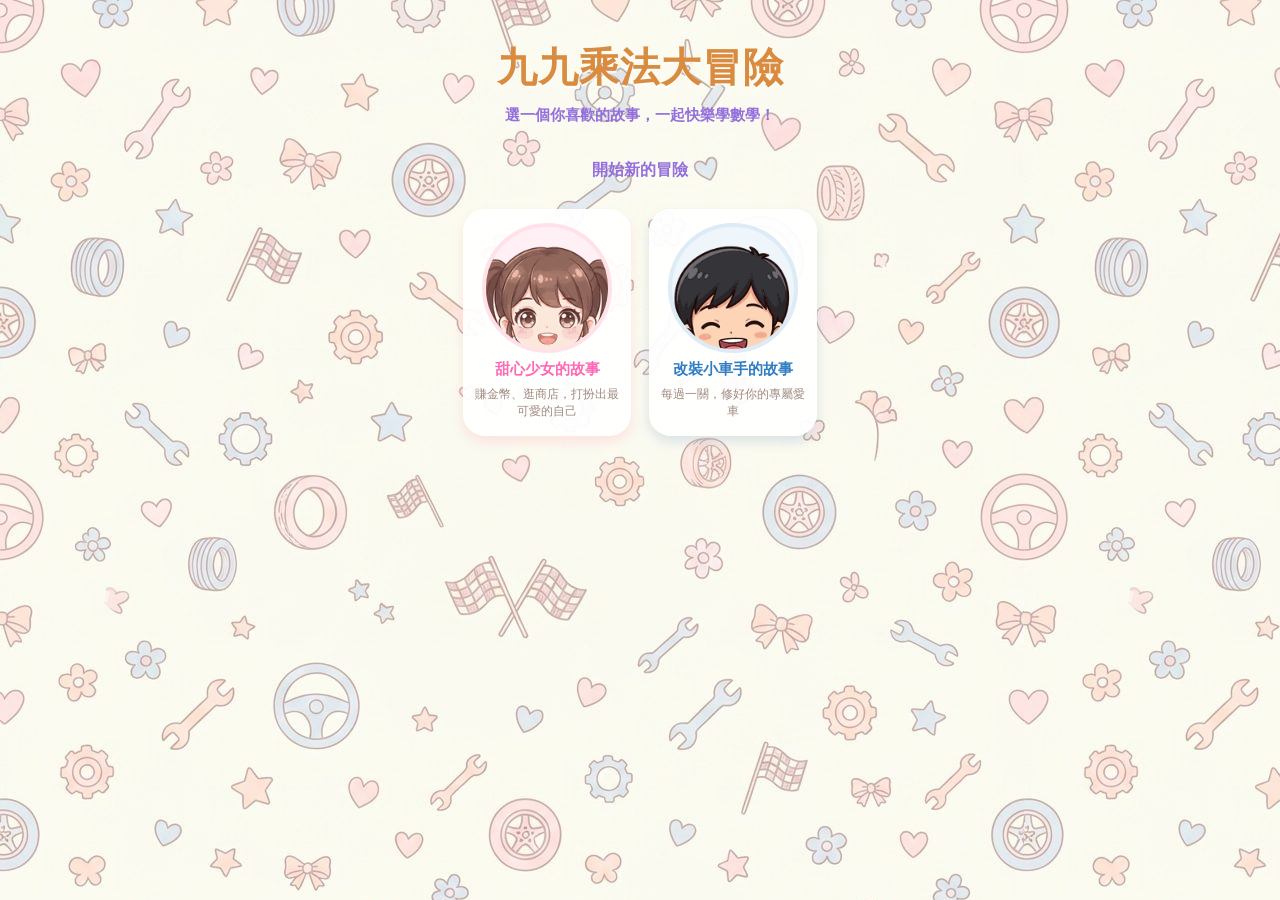
<file: index.html>
<!doctype html>
<html lang="zh-Hant">
<head>
<meta charset="utf-8">
<meta name="viewport" content="width=device-width, initial-scale=1">
<title>九九乘法大冒險</title>
<link rel="preconnect" href="https://fonts.googleapis.com">
<link rel="stylesheet" href="https://fonts.googleapis.com/css2?family=Quicksand:wght@500;600;700&display=swap">
<link rel="stylesheet" href="css/style.css">
</head>
<body>
<div class="app-frame">

  <!-- 選故事畫面 -->
  <section class="screen active" id="screen-landing">
    <div class="banner">
      <h1>九九乘法大冒險</h1>
      <p>選一個你喜歡的故事，一起快樂學數學！</p>
    </div>
    <div class="content">
      <div id="player-list" class="player-list" hidden>
        <div class="player-list-title">選擇既有玩家</div>
        <div id="player-list-items" class="player-list-items"></div>
      </div>
      <div class="map-title">開始新的冒險</div>
      <div class="avatars" id="story-picker">
        <button class="avatar-card" data-track="girl" type="button">
          <div class="avatar-head"></div>
          <div class="name">甜心少女的故事</div>
          <div class="desc">賺金幣、逛商店，打扮出最可愛的自己</div>
        </button>
        <button class="avatar-card" data-track="boy" type="button">
          <div class="avatar-head"></div>
          <div class="name">改裝小車手的故事</div>
          <div class="desc">每過一關，修好你的專屬愛車</div>
        </button>
      </div>
    </div>
  </section>

  <!-- 建立角色畫面 -->
  <section class="screen" id="screen-create">
    <div class="banner">
      <h1 id="create-title">甜心少女的九九乘法大冒險</h1>
      <p id="create-sub">和可愛的小白兔與小熊一起，快樂學數學！</p>
    </div>
    <div class="content">
      <div class="name-card">
        <label for="name-input" id="name-label">輸入你的可愛名字</label>
        <input id="name-input" type="text" maxlength="12" placeholder="例如：草莓小公主...">
      </div>
      <div class="avatars" id="avatar-picker">
        <button class="avatar-card" data-track="girl" data-avatar="girl" type="button">
          <div class="avatar-head"></div>
          <div class="name">甜美少女</div>
          <div class="desc">智慧聰穎，最會動腦想辦法</div>
        </button>
        <button class="avatar-card" data-track="girl" data-avatar="girl2" type="button">
          <div class="avatar-head"></div>
          <div class="name">元氣少女</div>
          <div class="desc">活潑開朗，答題速度像風一樣快</div>
        </button>
        <button class="avatar-card" data-track="girl" data-avatar="girl3" type="button">
          <div class="avatar-head"></div>
          <div class="name">夢幻少女</div>
          <div class="desc">心思細膩，總能算出最聰明的答案</div>
        </button>
        <button class="avatar-card" data-track="boy" data-avatar="boy" type="button" hidden>
          <div class="avatar-head"></div>
          <div class="name">熱血男孩</div>
          <div class="desc">充滿幹勁，最愛修車也最愛挑戰</div>
        </button>
        <button class="avatar-card" data-track="boy" data-avatar="boy2" type="button" hidden>
          <div class="avatar-head"></div>
          <div class="name">酷酷男孩</div>
          <div class="desc">冷靜沉著，做什麼都一步一步來</div>
        </button>
        <button class="avatar-card" data-track="boy" data-avatar="boy3" type="button" hidden>
          <div class="avatar-head"></div>
          <div class="name">陽光男孩</div>
          <div class="desc">活力十足，答題跟開車一樣衝勁十足</div>
        </button>
      </div>
      <div class="btn-row">
        <button class="btn btn-ghost" id="create-back-btn" type="button">← 返回</button>
        <button class="btn" id="start-btn">開始可愛冒險 →</button>
      </div>
      <p class="hint-text" id="create-hint"></p>
    </div>
  </section>

  <!-- 玩法說明畫面 -->
  <section class="screen" id="screen-howto">
    <div class="banner">
      <h1 id="howto-title">遊戲玩法</h1>
    </div>
    <div class="content">
      <div class="howto-steps" id="howto-steps"></div>
      <div class="cta-row">
        <button class="btn" id="howto-start-btn">開始遊戲 →</button>
      </div>
    </div>
  </section>

  <!-- 關卡地圖畫面 -->
  <section class="screen" id="screen-map">
    <div class="topbar">
      <div class="player-tag">玩家：<span id="map-player-name"></span> <button class="btn btn-small btn-ghost" id="switch-player-btn" type="button" style="margin-left:8px;">切換玩家</button></div>
      <div class="right-group">
        <div class="gold" id="map-gold"><svg width="16" height="16" viewBox="0 0 30 30"><path d="M15 27 C4 19 4 8 12 5 C14.5 4 15 7 15 9 C15 7 15.5 4 18 5 C26 8 26 19 15 27 Z" fill="#ff5c7a"/></svg><span id="map-coins">0</span></div>
        <button class="avatar-mini" id="map-shop-btn" title="前往商店"><div></div></button>
      </div>
    </div>
    <div class="map-title">選擇關卡</div>
    <div class="level-path" id="level-path"></div>
    <div class="map-actions btn-row">
      <button class="btn btn-secondary" id="goto-shop-btn">前往甜心商店 🛍</button>
      <button class="btn" id="map-ending-btn" type="button" hidden>查看結局 →</button>
    </div>
  </section>

  <!-- 作答畫面 -->
  <section class="screen" id="screen-quiz">
    <div class="topbar">
      <div class="level-name" id="quiz-level-name"></div>
      <div class="counter" id="quiz-counter"></div>
      <div class="right-group">
        <div class="gold" id="quiz-gold"><svg width="16" height="16" viewBox="0 0 30 30"><path d="M15 27 C4 19 4 8 12 5 C14.5 4 15 7 15 9 C15 7 15.5 4 18 5 C26 8 26 19 15 27 Z" fill="#ff5c7a"/></svg><span id="quiz-coins">0</span></div>
      </div>
    </div>
    <div class="dots" id="quiz-dots"></div>
    <div class="timer-wrap" id="quiz-timer" hidden>
      <svg width="76" height="76" viewBox="0 0 76 76">
        <circle cx="38" cy="38" r="32" fill="#ffffff" stroke="#ffe1ea" stroke-width="8"/>
        <circle id="timer-ring" cx="38" cy="38" r="32" fill="none" stroke="#ff9eb5" stroke-width="8" stroke-linecap="round" transform="rotate(-90 38 38)"/>
        <text id="timer-text" x="38" y="44" text-anchor="middle" font-family="Quicksand, sans-serif" font-weight="700" font-size="22" fill="#ff69b4">15</text>
      </svg>
    </div>
    <div class="timer-badge-wrap" id="quiz-untimed-badge" hidden>
      <div class="timer-badge">
        <svg width="18" height="12" viewBox="0 0 60 36"><ellipse cx="30" cy="24" rx="29" ry="11" fill="#eaf6ff"/><circle cx="16" cy="16" r="13" fill="#eaf6ff"/><circle cx="36" cy="10" r="15" fill="#eaf6ff"/><circle cx="50" cy="17" r="11" fill="#eaf6ff"/></svg>
        不限時，慢慢想
      </div>
    </div>
    <div class="qcard">
      <div class="qlabel" id="quiz-label">這個算式對不對呢？</div>
      <div class="equation" id="quiz-equation">7 × 8 = 54</div>
      <div class="input-pad" id="quiz-input-pad" hidden>
        <div class="input-display" id="quiz-input-display">請輸入</div>
        <div class="keypad" id="quiz-keypad"></div>
      </div>
    </div>
    <div class="choices" id="quiz-choices"></div>
  </section>

  <!-- 關卡結算畫面 -->
  <section class="screen" id="screen-result">
    <div class="result-card" id="result-card"></div>
  </section>

  <!-- 商店畫面 -->
  <section class="screen" id="screen-shop">
    <div class="topbar">
      <div class="level-name">甜心百寶商店</div>
      <div class="right-group">
        <div class="gold"><svg width="16" height="16" viewBox="0 0 30 30"><path d="M15 27 C4 19 4 8 12 5 C14.5 4 15 7 15 9 C15 7 15.5 4 18 5 C26 8 26 19 15 27 Z" fill="#ff5c7a"/></svg><span id="shop-coins">0</span></div>
        <button class="btn btn-small" id="shop-ending-btn" type="button" hidden>查看結局 →</button>
        <button class="btn btn-small btn-ghost" id="shop-back-btn">返回地圖</button>
      </div>
    </div>
    <div class="shop-body">
      <div class="shop-preview"><div class="avatar-stage-lg" id="shop-char-preview"></div></div>
      <div class="shop-categories" id="shop-categories"></div>
    </div>
  </section>

  <!-- 改裝車庫畫面（男孩線） -->
  <section class="screen" id="screen-garage">
    <div class="topbar">
      <div class="level-name">我的改裝車庫</div>
      <div class="right-group">
        <button class="btn btn-small" id="garage-ending-btn" type="button" hidden>查看結局 →</button>
        <button class="btn btn-small btn-ghost" id="garage-back-btn">返回地圖</button>
      </div>
    </div>
    <div class="shop-body">
      <div class="shop-preview"><div class="avatar-stage-lg" id="garage-car-preview"></div></div>
      <div class="shop-categories" id="garage-panels"></div>
    </div>
  </section>

  <!-- 結局畫面 -->
  <section class="screen" id="screen-ending">
    <div class="ending-content" id="ending-content"></div>
  </section>

</div>

<script src="js/questions.js"></script>
<script src="js/storage.js"></script>
<script src="js/shop.js"></script>
<script src="js/character.js"></script>
<!-- car.js 使用 character.js 定義的 ASSET_PATH / SHABBY_FILTER，必須排在它後面、game.js 前面 -->
<script src="js/car.js"></script>
<script src="js/game.js"></script>
</body>
</html>
</file>
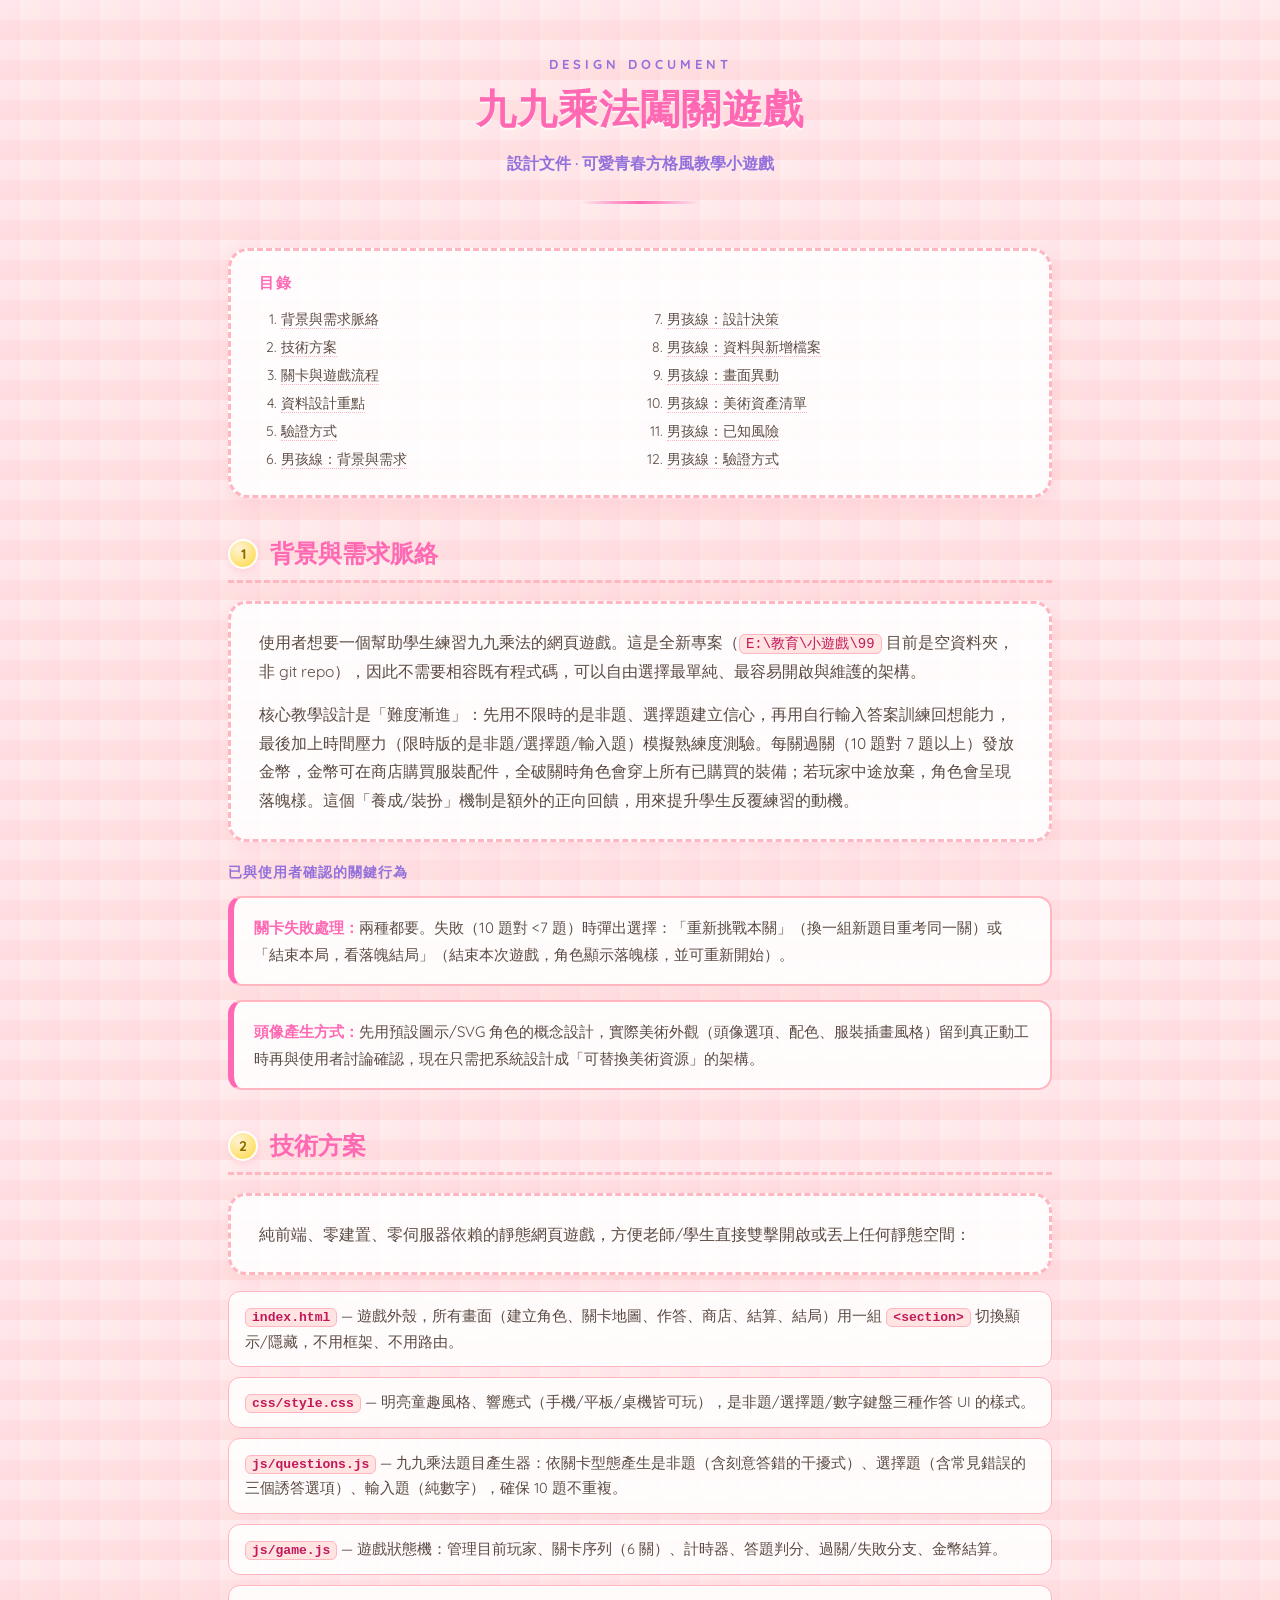
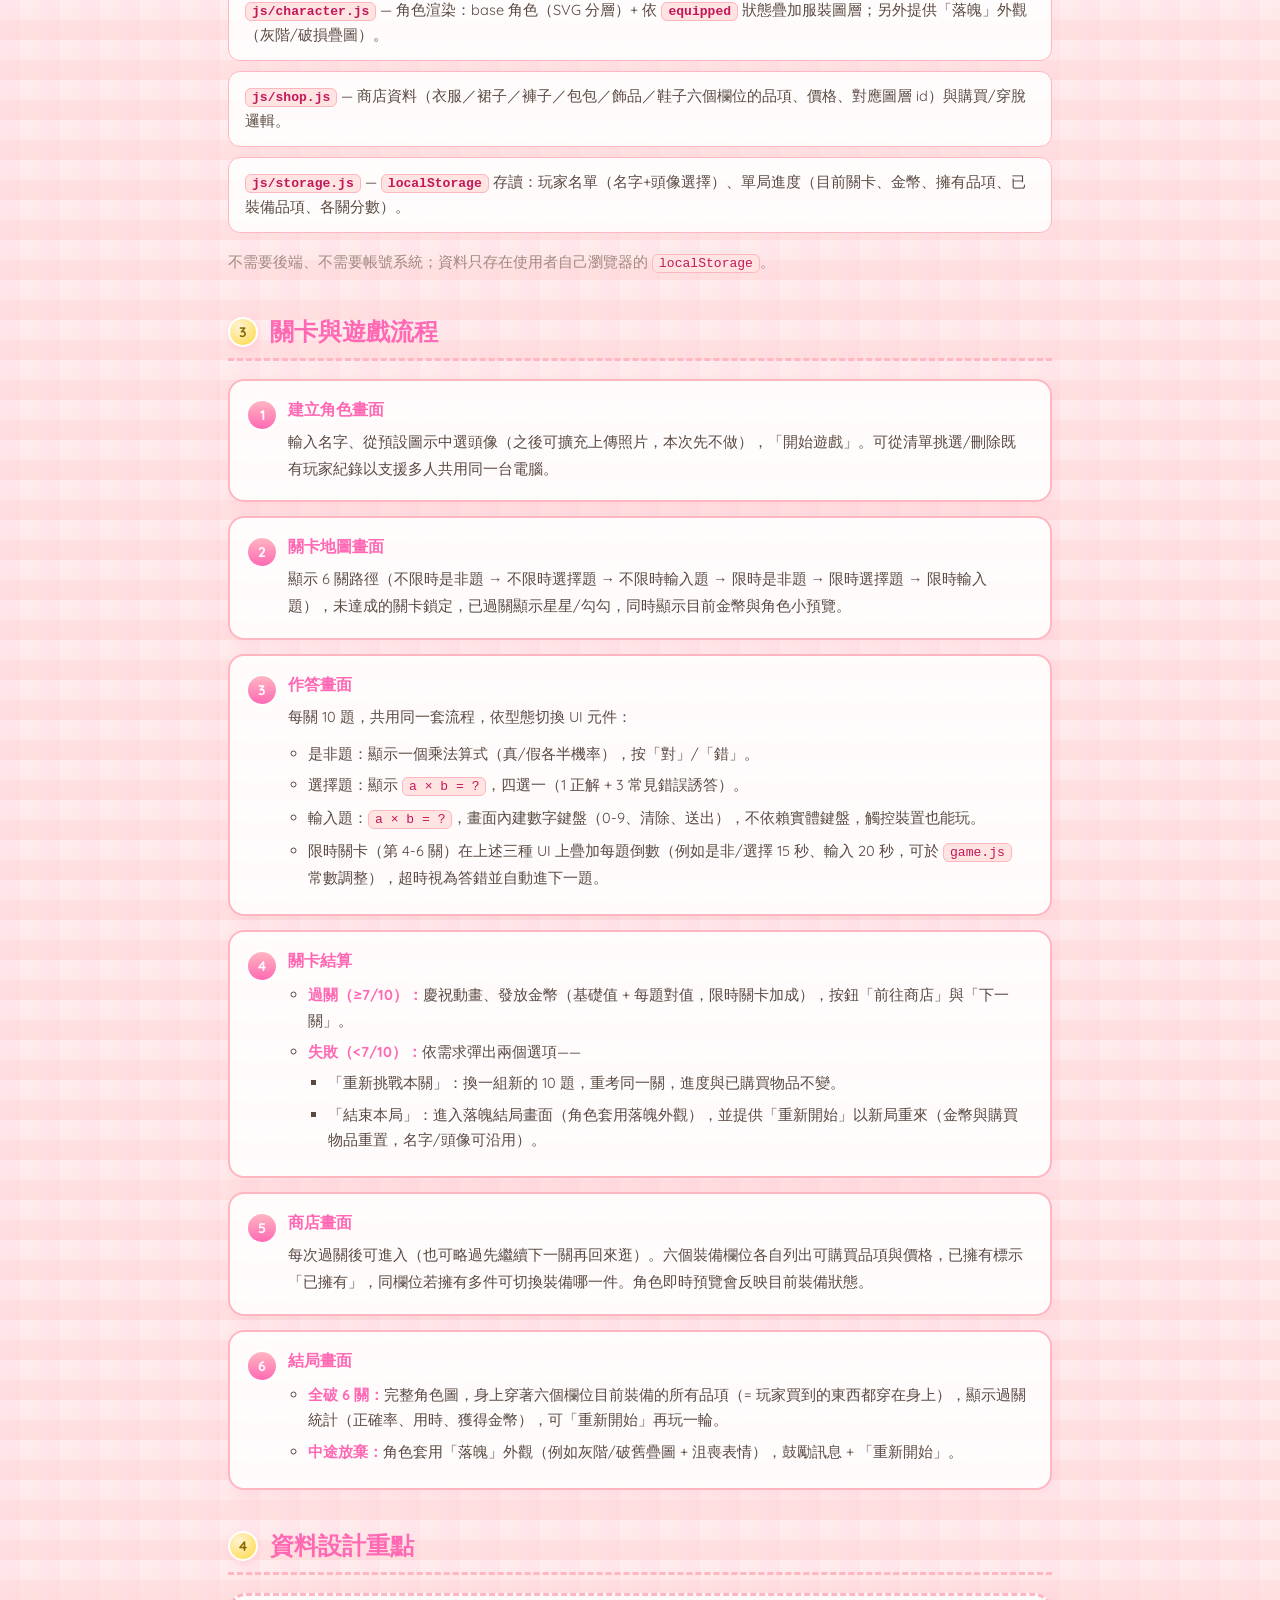
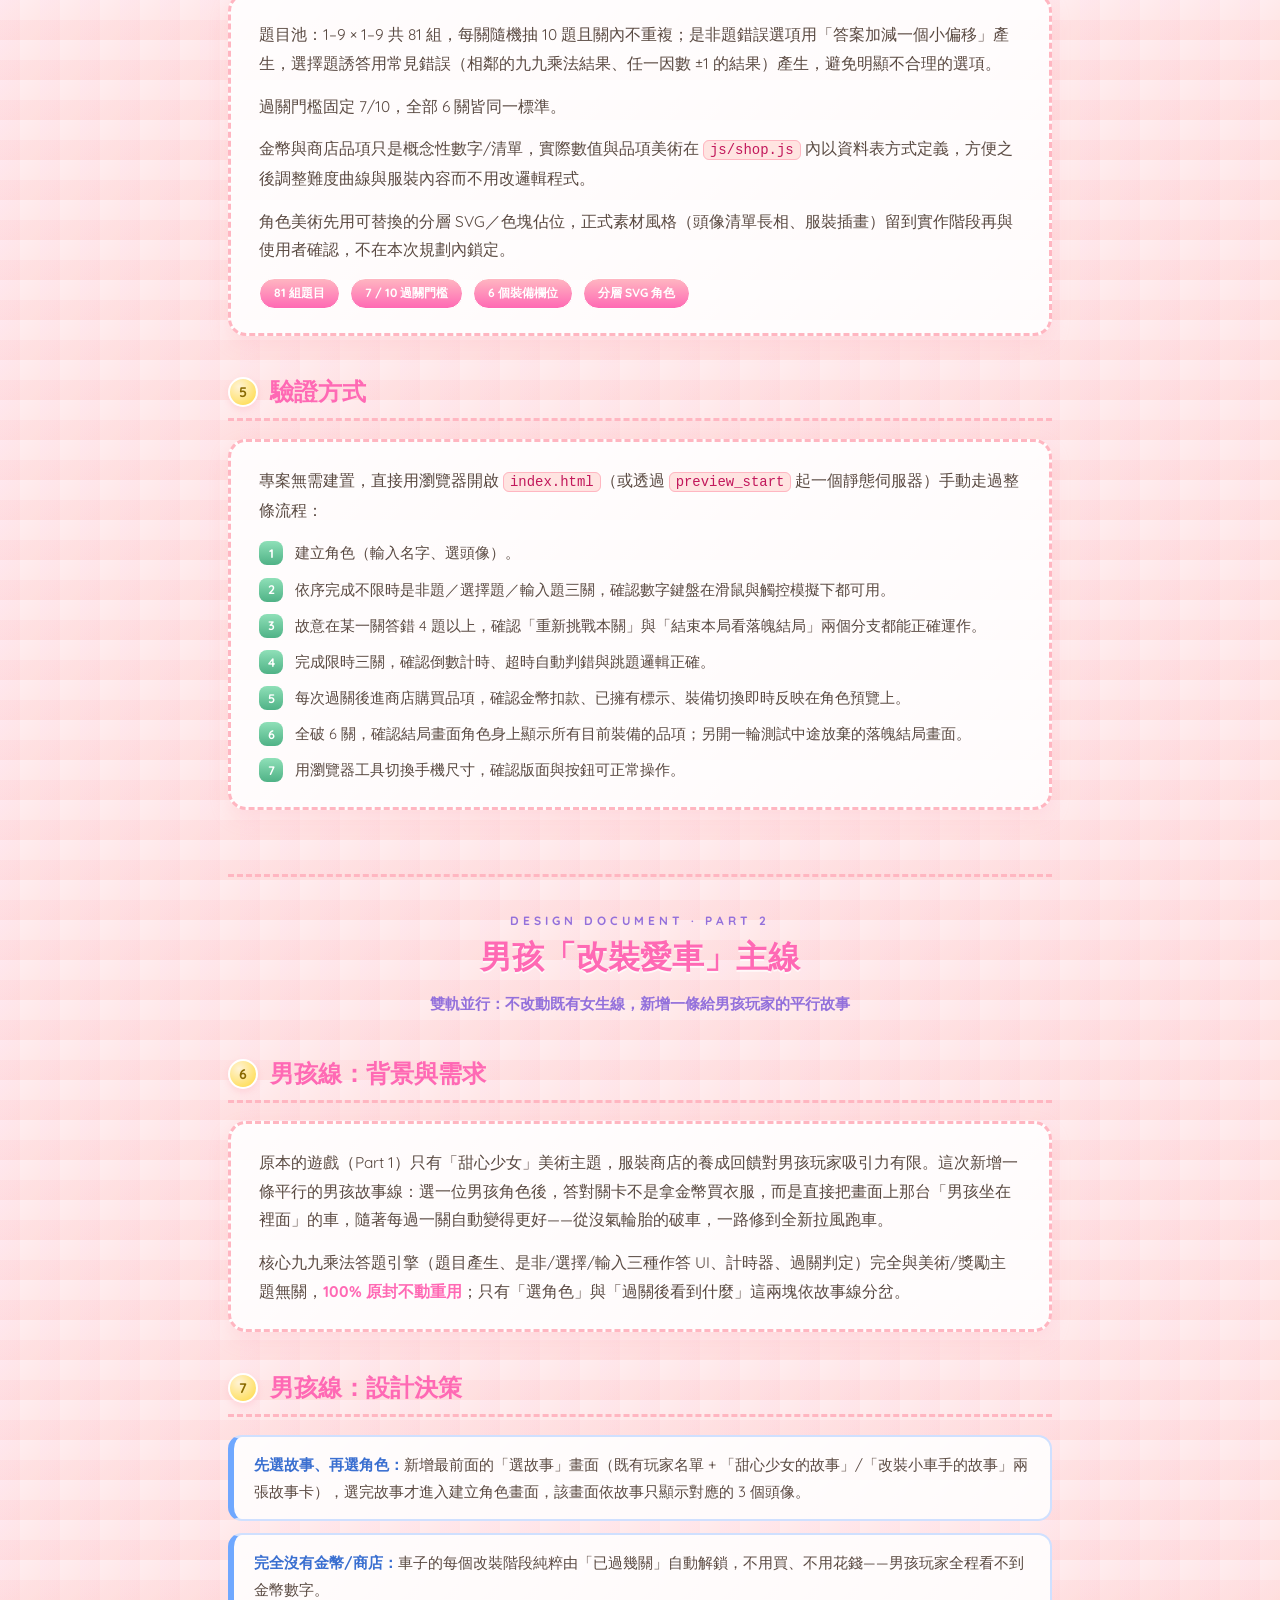
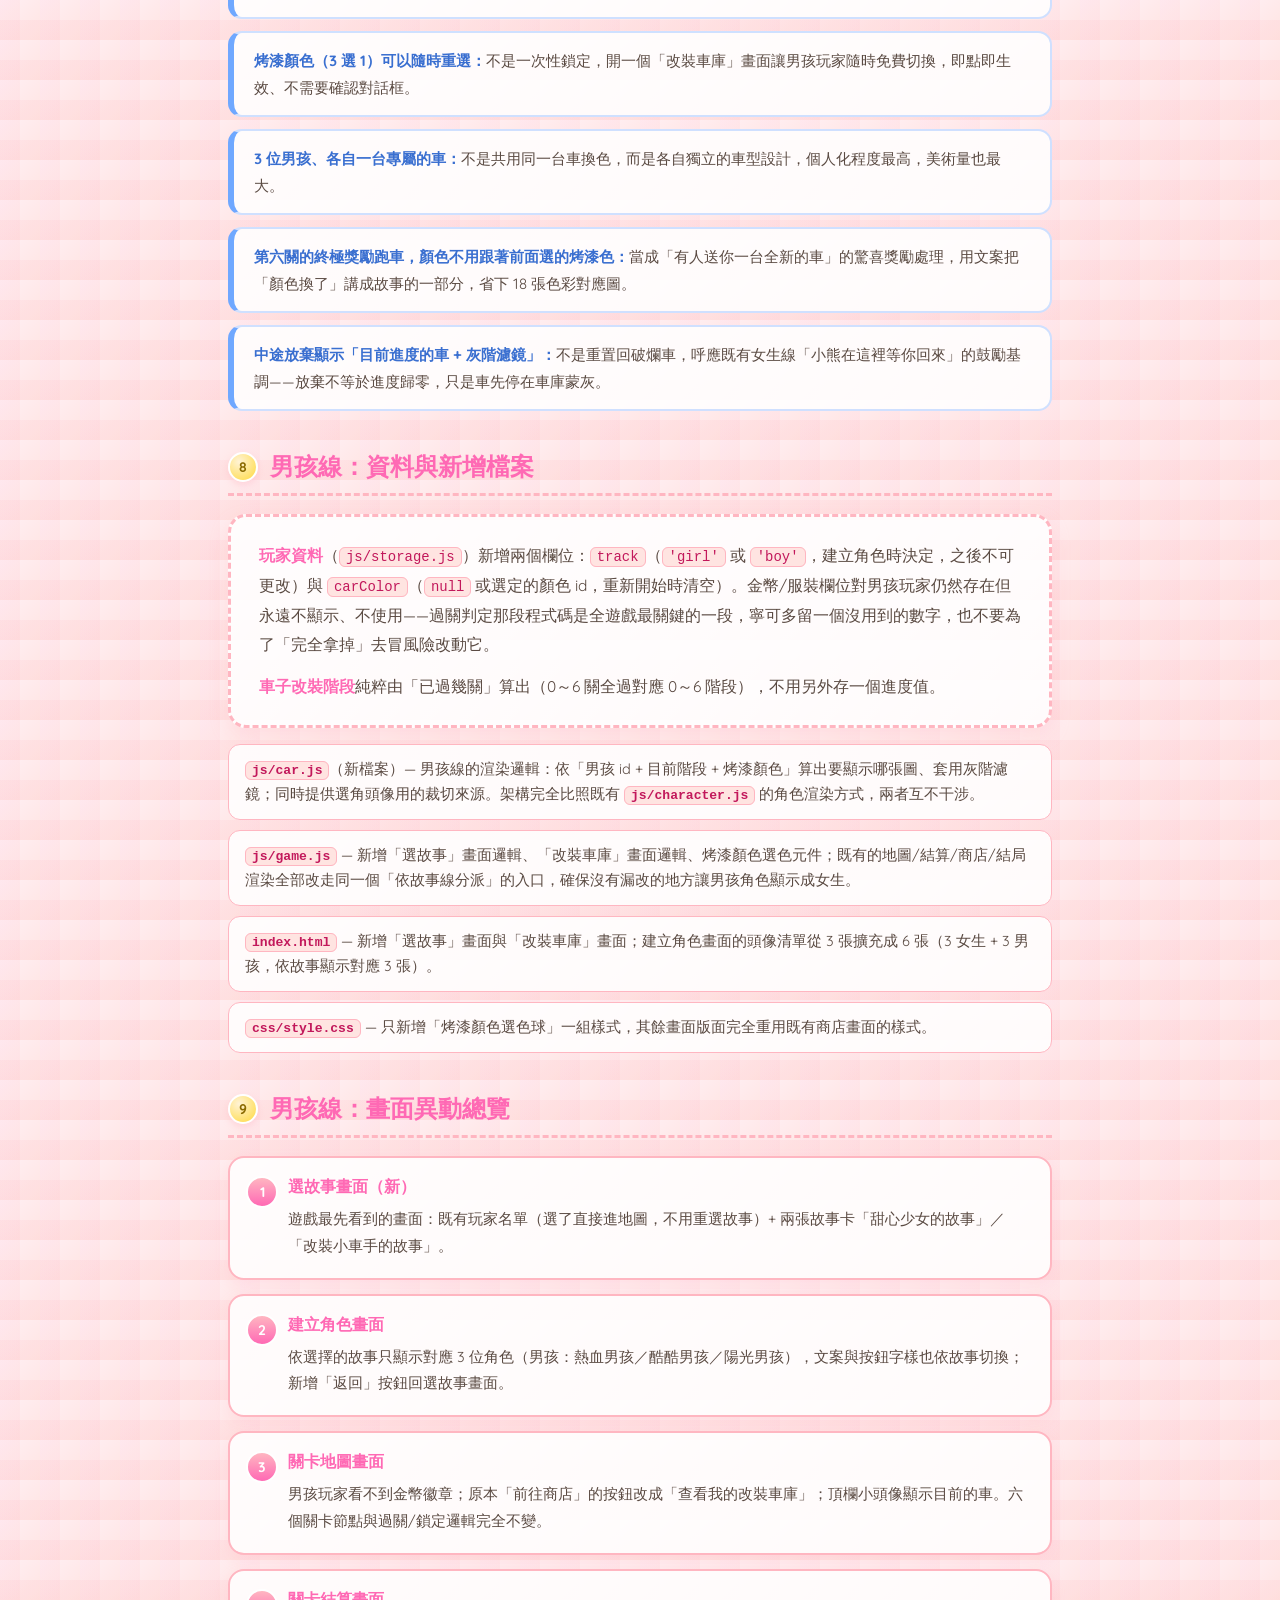
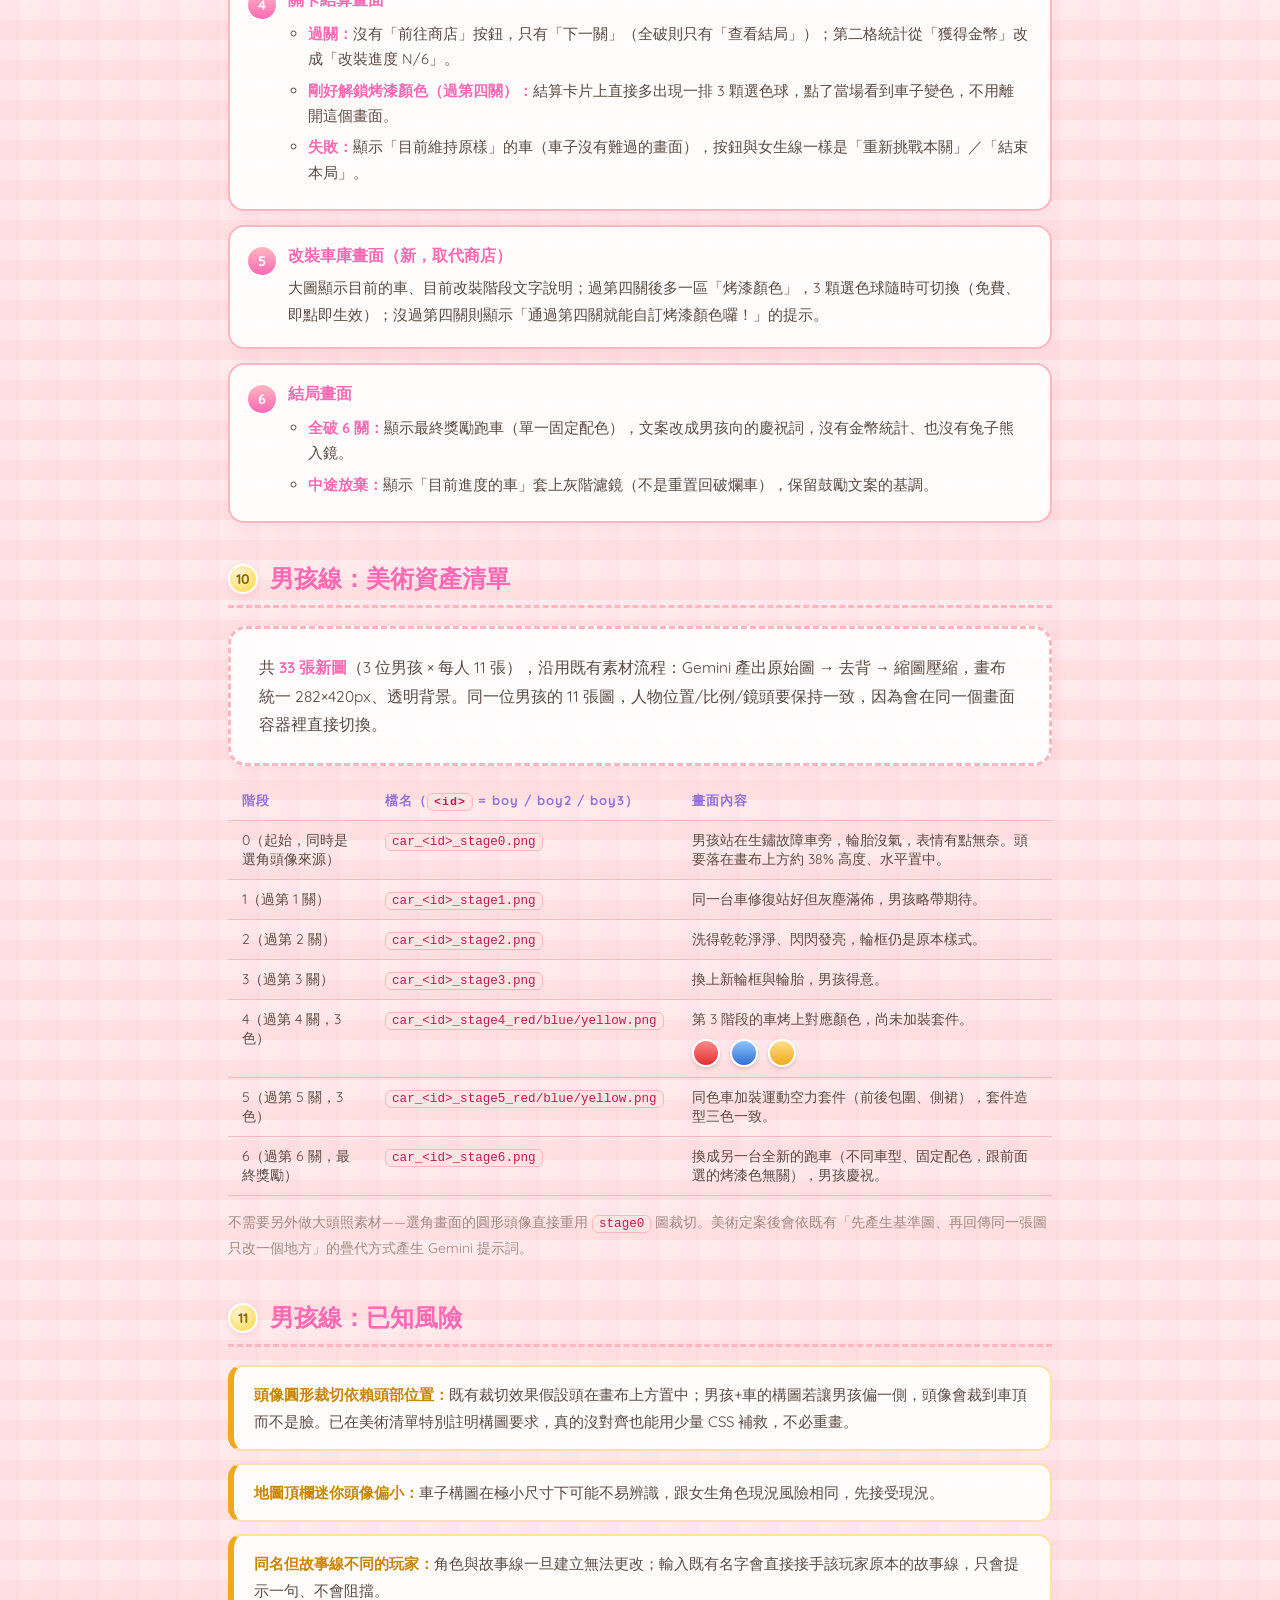
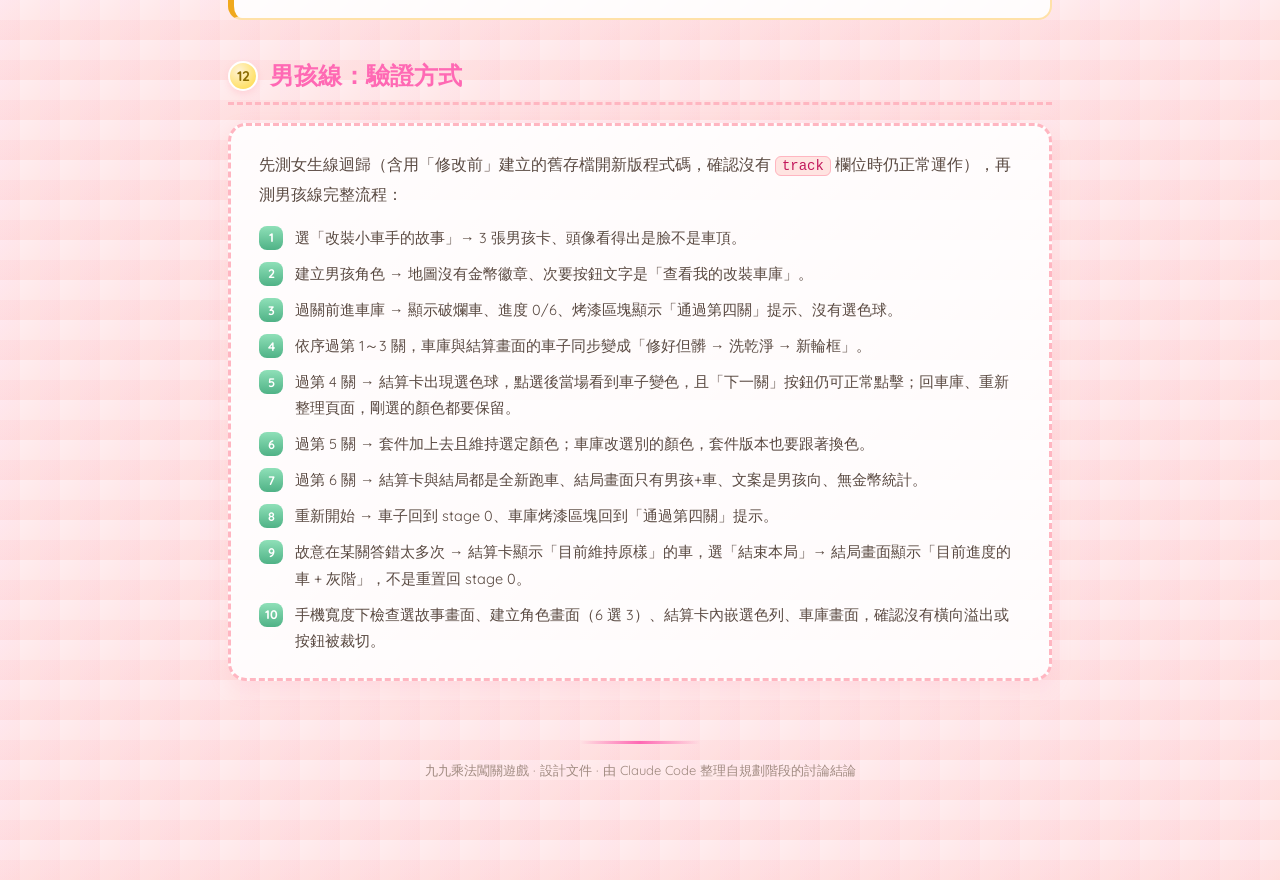
<file: doc/九九乘法闖關遊戲-設計文件.html>
<!doctype html>
<html lang="zh-Hant">
<head>
<meta charset="utf-8">
<meta name="viewport" content="width=device-width, initial-scale=1">
<title>九九乘法闖關遊戲 · 設計文件</title>
<link rel="stylesheet" href="https://fonts.googleapis.com/css2?family=Quicksand:wght@500;600;700&display=swap">
<style>
  :root{
    --pink-1:#fff0f5; --pink-2:#ffe4e1; --pink-3:#ffd7e2;
    --ink:#5a4a42; --ink-strong:#ff69b4; --accent:#ff69b4; --accent-light:#ffb6c1;
    --purple:#9370db; --muted:#a08a80;
    --card:rgba(255,255,255,0.88); --card-border:#ffb6c1;
  }
  *{box-sizing:border-box;}
  body{
    margin:0; font-family:'Quicksand', sans-serif; color:var(--ink);
    background:
      linear-gradient(90deg, rgba(255,182,193,0.14) 50%, transparent 50%),
      linear-gradient(0deg, rgba(255,182,193,0.14) 50%, transparent 50%),
      linear-gradient(135deg, var(--pink-1) 0%, var(--pink-2) 100%);
    background-size: 40px 40px;
    min-height:100vh;
  }
  .wrap{ max-width:880px; margin:0 auto; padding:56px 28px 100px; }
  header.hero{ text-align:center; margin-bottom:44px; }
  header.hero .kicker{ font-weight:700; letter-spacing:4px; font-size:13px; color:var(--purple); text-transform:uppercase; }
  header.hero h1{
    font-weight:700; font-size:40px; margin:10px 0 12px; color:var(--ink-strong);
    text-shadow:0 2px 0 rgba(255,255,255,0.7); letter-spacing:1px;
  }
  header.hero p{ color:var(--purple); font-size:16px; margin:0; font-weight:600; }
  header.hero .rule{ width:120px; height:3px; margin:22px auto 0; background:linear-gradient(90deg, transparent, var(--accent), transparent); }

  nav.toc{
    background:var(--card); border:3px dashed var(--card-border); border-radius:20px;
    padding:22px 28px; margin-bottom:40px; box-shadow:0 8px 18px rgba(255,182,193,0.3);
  }
  nav.toc h2{ font-size:15px; font-weight:700; letter-spacing:2px; color:var(--accent); margin:0 0 12px; }
  nav.toc ol{ margin:0; padding-left:22px; columns:2; column-gap:32px; font-size:14px; line-height:2; }
  nav.toc a{ color:var(--ink); text-decoration:none; border-bottom:1px dotted var(--accent-light); }
  nav.toc a:hover{ color:var(--accent); }

  section{ margin-bottom:40px; }
  section h2{
    font-weight:700; font-size:24px; color:var(--ink-strong);
    display:flex; align-items:center; gap:12px; margin:0 0 18px; padding-bottom:10px;
    border-bottom:3px dashed var(--card-border);
  }
  section h2 .num{
    font-size:14px; font-weight:700; width:30px; height:30px; border-radius:50%; flex:none;
    display:flex; align-items:center; justify-content:center;
    background:radial-gradient(circle at 35% 30%, #fff3d6, #ffd93d);
    color:#8a6a00; border:2px solid #ffffff; box-shadow:0 3px 6px rgba(255,182,193,0.4);
  }
  .card{
    background:var(--card); border:3px dashed var(--card-border); border-radius:18px;
    padding:24px 28px; box-shadow:0 8px 18px rgba(255,182,193,0.25);
  }
  .card + .card{ margin-top:16px; }
  p{ line-height:1.85; font-size:15.5px; margin:0 0 14px; }
  p:last-child{ margin-bottom:0; }
  strong{ color:var(--ink-strong); }
  code{
    font-family:'SFMono-Regular', Consolas, monospace; background:#ffe4e1; border:1px solid var(--card-border);
    border-radius:6px; padding:1px 6px; font-size:0.9em; color:#c2185b;
  }

  .confirm-list{ list-style:none; margin:0; padding:0; display:flex; flex-direction:column; gap:14px; }
  .confirm-list li{
    background:var(--card); border:2px solid var(--card-border); border-left:6px solid var(--accent);
    border-radius:14px; padding:16px 20px; line-height:1.8; font-size:15px;
  }

  .file-list{ list-style:none; margin:0; padding:0; display:flex; flex-direction:column; gap:10px; }
  .file-list li{
    background:var(--card); border:1px solid var(--card-border); border-radius:12px;
    padding:12px 16px; font-size:14.5px; line-height:1.7;
  }
  .file-list code{ font-weight:700; }

  ol.flow{ counter-reset:flow; list-style:none; margin:0; padding:0; display:flex; flex-direction:column; gap:14px; }
  ol.flow > li{
    counter-increment:flow; position:relative; background:var(--card); border:2px solid var(--card-border);
    border-radius:16px; padding:18px 22px 18px 58px; box-shadow:0 6px 14px rgba(255,182,193,0.2);
  }
  ol.flow > li::before{
    content:counter(flow); position:absolute; left:16px; top:18px; width:28px; height:28px; border-radius:50%;
    background:linear-gradient(180deg,#ffb6c1,#ff69b4); color:#ffffff; border:2px solid #ffffff;
    font-weight:700; font-size:14px; display:flex; align-items:center; justify-content:center;
  }
  ol.flow > li > b{ font-size:16px; color:var(--ink-strong); }
  ol.flow ul{ margin:10px 0 0; padding-left:20px; }
  ol.flow ul li{ margin-bottom:6px; line-height:1.75; font-size:14.5px; }
  ol.flow ul li ul{ margin-top:6px; }

  ol.steps{ margin:0; padding-left:0; list-style:none; counter-reset:step; display:flex; flex-direction:column; gap:10px; }
  ol.steps li{
    counter-increment:step; position:relative; padding-left:36px; font-size:14.5px; line-height:1.8;
  }
  ol.steps li::before{
    content:counter(step); position:absolute; left:0; top:1px; width:24px; height:24px; border-radius:8px;
    background:linear-gradient(180deg,#8fe0b8,#4fb286); color:#ffffff; font-weight:700; font-size:12.5px;
    display:flex; align-items:center; justify-content:center;
  }

  .tag-row{ display:flex; flex-wrap:wrap; gap:10px; margin-top:14px; }
  .tag{
    font-size:12px; font-weight:700; padding:6px 14px; border-radius:20px;
    background:linear-gradient(180deg,#ffb6c1,#ff69b4); color:#ffffff; border:1.5px solid #ffffff;
  }

  footer{ text-align:center; margin-top:60px; color:var(--muted); font-size:13px; }
  footer .rule{ width:120px; height:3px; margin:0 auto 18px; background:linear-gradient(90deg, transparent, var(--accent), transparent); }

  .part-banner{
    text-align:center; margin:64px 0 40px; padding-top:36px; border-top:3px dashed var(--card-border);
  }
  .part-banner .kicker{ font-weight:700; letter-spacing:4px; font-size:12px; color:var(--purple); text-transform:uppercase; }
  .part-banner h1{
    font-weight:700; font-size:32px; margin:8px 0 10px; color:var(--ink-strong);
    text-shadow:0 2px 0 rgba(255,255,255,0.7);
  }
  .part-banner p{ color:var(--purple); font-size:15px; margin:0; font-weight:600; }

  .decision-list{ list-style:none; margin:0; padding:0; display:flex; flex-direction:column; gap:12px; }
  .decision-list li{
    background:var(--card); border:2px solid #cfe0ff; border-left:6px solid #6fa8ff;
    border-radius:14px; padding:14px 20px; line-height:1.8; font-size:15px;
  }
  .decision-list li b{ color:#3a6fd0; }

  .risk-list{ list-style:none; margin:0; padding:0; display:flex; flex-direction:column; gap:12px; }
  .risk-list li{
    background:var(--card); border:2px solid #ffe1a8; border-left:6px solid #f0a91c;
    border-radius:14px; padding:14px 20px; line-height:1.8; font-size:15px;
  }
  .risk-list li b{ color:#c98600; }

  table.asset-table{ width:100%; border-collapse:collapse; margin-top:16px; font-size:14px; }
  table.asset-table th, table.asset-table td{
    text-align:left; padding:10px 14px; border-bottom:1px solid var(--card-border); vertical-align:top;
  }
  table.asset-table th{ color:var(--purple); font-size:13px; letter-spacing:1px; }
  table.asset-table td code{ white-space:nowrap; }
  .table-scroll{ overflow-x:auto; }

  .swatch-row{ display:flex; gap:10px; margin-top:10px; }
  .swatch{ width:28px; height:28px; border-radius:50%; border:2px solid #fff; box-shadow:0 2px 4px rgba(0,0,0,0.15); }

  @media (max-width:640px){
    .wrap{ padding:36px 16px 70px; }
    header.hero h1{ font-size:28px; }
    nav.toc ol{ columns:1; }
    section h2{ font-size:20px; }
    ol.flow > li{ padding:16px 16px 16px 52px; }
  }
</style>
</head>
<body>
<div class="wrap">

  <header class="hero">
    <div class="kicker">Design Document</div>
    <h1>九九乘法闖關遊戲</h1>
    <p>設計文件 · 可愛青春方格風教學小遊戲</p>
    <div class="rule"></div>
  </header>

  <nav class="toc">
    <h2>目錄</h2>
    <ol>
      <li><a href="#context">背景與需求脈絡</a></li>
      <li><a href="#tech">技術方案</a></li>
      <li><a href="#flow">關卡與遊戲流程</a></li>
      <li><a href="#data">資料設計重點</a></li>
      <li><a href="#verify">驗證方式</a></li>
      <li><a href="#boy-context">男孩線：背景與需求</a></li>
      <li><a href="#boy-decisions">男孩線：設計決策</a></li>
      <li><a href="#boy-data">男孩線：資料與新增檔案</a></li>
      <li><a href="#boy-screens">男孩線：畫面異動</a></li>
      <li><a href="#boy-assets">男孩線：美術資產清單</a></li>
      <li><a href="#boy-risks">男孩線：已知風險</a></li>
      <li><a href="#boy-verify">男孩線：驗證方式</a></li>
    </ol>
  </nav>

  <section id="context">
    <h2><span class="num">1</span>背景與需求脈絡</h2>
    <div class="card">
      <p>使用者想要一個幫助學生練習九九乘法的網頁遊戲。這是全新專案（<code>E:\教育\小遊戲\99</code> 目前是空資料夾，非 git repo），因此不需要相容既有程式碼，可以自由選擇最單純、最容易開啟與維護的架構。</p>
      <p>核心教學設計是「難度漸進」：先用不限時的是非題、選擇題建立信心，再用自行輸入答案訓練回想能力，最後加上時間壓力（限時版的是非題/選擇題/輸入題）模擬熟練度測驗。每關過關（10 題對 7 題以上）發放金幣，金幣可在商店購買服裝配件，全破關時角色會穿上所有已購買的裝備；若玩家中途放棄，角色會呈現落魄樣。這個「養成/裝扮」機制是額外的正向回饋，用來提升學生反覆練習的動機。</p>
    </div>
    <p style="margin:18px 0 10px; font-weight:700; font-size:14px; color:var(--purple); letter-spacing:1px;">已與使用者確認的關鍵行為</p>
    <ul class="confirm-list">
      <li><strong>關卡失敗處理：</strong>兩種都要。失敗（10 題對 &lt;7 題）時彈出選擇：「重新挑戰本關」（換一組新題目重考同一關）或「結束本局，看落魄結局」（結束本次遊戲，角色顯示落魄樣，並可重新開始）。</li>
      <li><strong>頭像產生方式：</strong>先用預設圖示/SVG 角色的概念設計，實際美術外觀（頭像選項、配色、服裝插畫風格）留到真正動工時再與使用者討論確認，現在只需把系統設計成「可替換美術資源」的架構。</li>
    </ul>
  </section>

  <section id="tech">
    <h2><span class="num">2</span>技術方案</h2>
    <div class="card">
      <p>純前端、零建置、零伺服器依賴的靜態網頁遊戲，方便老師/學生直接雙擊開啟或丟上任何靜態空間：</p>
    </div>
    <ul class="file-list" style="margin-top:16px;">
      <li><code>index.html</code> — 遊戲外殼，所有畫面（建立角色、關卡地圖、作答、商店、結算、結局）用一組 <code>&lt;section&gt;</code> 切換顯示/隱藏，不用框架、不用路由。</li>
      <li><code>css/style.css</code> — 明亮童趣風格、響應式（手機/平板/桌機皆可玩），是非題/選擇題/數字鍵盤三種作答 UI 的樣式。</li>
      <li><code>js/questions.js</code> — 九九乘法題目產生器：依關卡型態產生是非題（含刻意答錯的干擾式）、選擇題（含常見錯誤的三個誘答選項）、輸入題（純數字），確保 10 題不重複。</li>
      <li><code>js/game.js</code> — 遊戲狀態機：管理目前玩家、關卡序列（6 關）、計時器、答題判分、過關/失敗分支、金幣結算。</li>
      <li><code>js/character.js</code> — 角色渲染：base 角色（SVG 分層）+ 依 <code>equipped</code> 狀態疊加服裝圖層；另外提供「落魄」外觀（灰階/破損疊圖）。</li>
      <li><code>js/shop.js</code> — 商店資料（衣服／裙子／褲子／包包／飾品／鞋子六個欄位的品項、價格、對應圖層 id）與購買/穿脫邏輯。</li>
      <li><code>js/storage.js</code> — <code>localStorage</code> 存讀：玩家名單（名字+頭像選擇）、單局進度（目前關卡、金幣、擁有品項、已裝備品項、各關分數）。</li>
    </ul>
    <p style="margin-top:16px; color:var(--muted); font-size:14.5px;">不需要後端、不需要帳號系統；資料只存在使用者自己瀏覽器的 <code>localStorage</code>。</p>
  </section>

  <section id="flow">
    <h2><span class="num">3</span>關卡與遊戲流程</h2>
    <ol class="flow">
      <li><b>建立角色畫面</b>
        <p style="margin:8px 0 0; font-size:14.5px;">輸入名字、從預設圖示中選頭像（之後可擴充上傳照片，本次先不做），「開始遊戲」。可從清單挑選/刪除既有玩家紀錄以支援多人共用同一台電腦。</p>
      </li>
      <li><b>關卡地圖畫面</b>
        <p style="margin:8px 0 0; font-size:14.5px;">顯示 6 關路徑（不限時是非題 → 不限時選擇題 → 不限時輸入題 → 限時是非題 → 限時選擇題 → 限時輸入題），未達成的關卡鎖定，已過關顯示星星/勾勾，同時顯示目前金幣與角色小預覽。</p>
      </li>
      <li><b>作答畫面</b>
        <p style="margin:8px 0 0; font-size:14.5px;">每關 10 題，共用同一套流程，依型態切換 UI 元件：</p>
        <ul>
          <li>是非題：顯示一個乘法算式（真/假各半機率），按「對」/「錯」。</li>
          <li>選擇題：顯示 <code>a × b = ?</code>，四選一（1 正解 + 3 常見錯誤誘答）。</li>
          <li>輸入題：<code>a × b = ?</code>，畫面內建數字鍵盤（0-9、清除、送出），不依賴實體鍵盤，觸控裝置也能玩。</li>
          <li>限時關卡（第 4-6 關）在上述三種 UI 上疊加每題倒數（例如是非/選擇 15 秒、輸入 20 秒，可於 <code>game.js</code> 常數調整），超時視為答錯並自動進下一題。</li>
        </ul>
      </li>
      <li><b>關卡結算</b>
        <ul>
          <li><strong>過關（≥7/10）：</strong>慶祝動畫、發放金幣（基礎值 + 每題對值，限時關卡加成），按鈕「前往商店」與「下一關」。</li>
          <li><strong>失敗（&lt;7/10）：</strong>依需求彈出兩個選項——
            <ul>
              <li>「重新挑戰本關」：換一組新的 10 題，重考同一關，進度與已購買物品不變。</li>
              <li>「結束本局」：進入落魄結局畫面（角色套用落魄外觀），並提供「重新開始」以新局重來（金幣與購買物品重置，名字/頭像可沿用）。</li>
            </ul>
          </li>
        </ul>
      </li>
      <li><b>商店畫面</b>
        <p style="margin:8px 0 0; font-size:14.5px;">每次過關後可進入（也可略過先繼續下一關再回來逛）。六個裝備欄位各自列出可購買品項與價格，已擁有標示「已擁有」，同欄位若擁有多件可切換裝備哪一件。角色即時預覽會反映目前裝備狀態。</p>
      </li>
      <li><b>結局畫面</b>
        <ul>
          <li><strong>全破 6 關：</strong>完整角色圖，身上穿著六個欄位目前裝備的所有品項（= 玩家買到的東西都穿在身上），顯示過關統計（正確率、用時、獲得金幣），可「重新開始」再玩一輪。</li>
          <li><strong>中途放棄：</strong>角色套用「落魄」外觀（例如灰階/破舊疊圖 + 沮喪表情），鼓勵訊息 + 「重新開始」。</li>
        </ul>
      </li>
    </ol>
  </section>

  <section id="data">
    <h2><span class="num">4</span>資料設計重點</h2>
    <div class="card">
      <p>題目池：1–9 × 1–9 共 81 組，每關隨機抽 10 題且關內不重複；是非題錯誤選項用「答案加減一個小偏移」產生，選擇題誘答用常見錯誤（相鄰的九九乘法結果、任一因數 ±1 的結果）產生，避免明顯不合理的選項。</p>
      <p>過關門檻固定 7/10，全部 6 關皆同一標準。</p>
      <p>金幣與商店品項只是概念性數字/清單，實際數值與品項美術在 <code>js/shop.js</code> 內以資料表方式定義，方便之後調整難度曲線與服裝內容而不用改邏輯程式。</p>
      <p>角色美術先用可替換的分層 SVG／色塊佔位，正式素材風格（頭像清單長相、服裝插畫）留到實作階段再與使用者確認，不在本次規劃內鎖定。</p>
      <div class="tag-row">
        <span class="tag">81 組題目</span>
        <span class="tag">7 / 10 過關門檻</span>
        <span class="tag">6 個裝備欄位</span>
        <span class="tag">分層 SVG 角色</span>
      </div>
    </div>
  </section>

  <section id="verify">
    <h2><span class="num">5</span>驗證方式</h2>
    <div class="card">
      <p style="margin-bottom:16px;">專案無需建置，直接用瀏覽器開啟 <code>index.html</code>（或透過 <code>preview_start</code> 起一個靜態伺服器）手動走過整條流程：</p>
      <ol class="steps">
        <li>建立角色（輸入名字、選頭像）。</li>
        <li>依序完成不限時是非題／選擇題／輸入題三關，確認數字鍵盤在滑鼠與觸控模擬下都可用。</li>
        <li>故意在某一關答錯 4 題以上，確認「重新挑戰本關」與「結束本局看落魄結局」兩個分支都能正確運作。</li>
        <li>完成限時三關，確認倒數計時、超時自動判錯與跳題邏輯正確。</li>
        <li>每次過關後進商店購買品項，確認金幣扣款、已擁有標示、裝備切換即時反映在角色預覽上。</li>
        <li>全破 6 關，確認結局畫面角色身上顯示所有目前裝備的品項；另開一輪測試中途放棄的落魄結局畫面。</li>
        <li>用瀏覽器工具切換手機尺寸，確認版面與按鈕可正常操作。</li>
      </ol>
    </div>
  </section>

  <div class="part-banner">
    <div class="kicker">Design Document · Part 2</div>
    <h1>男孩「改裝愛車」主線</h1>
    <p>雙軌並行：不改動既有女生線，新增一條給男孩玩家的平行故事</p>
  </div>

  <section id="boy-context">
    <h2><span class="num">6</span>男孩線：背景與需求</h2>
    <div class="card">
      <p>原本的遊戲（Part 1）只有「甜心少女」美術主題，服裝商店的養成回饋對男孩玩家吸引力有限。這次新增一條平行的男孩故事線：選一位男孩角色後，答對關卡不是拿金幣買衣服，而是直接把畫面上那台「男孩坐在裡面」的車，隨著每過一關自動變得更好——從沒氣輪胎的破車，一路修到全新拉風跑車。</p>
      <p>核心九九乘法答題引擎（題目產生、是非/選擇/輸入三種作答 UI、計時器、過關判定）完全與美術/獎勵主題無關，<strong>100% 原封不動重用</strong>；只有「選角色」與「過關後看到什麼」這兩塊依故事線分岔。</p>
    </div>
  </section>

  <section id="boy-decisions">
    <h2><span class="num">7</span>男孩線：設計決策</h2>
    <ul class="decision-list">
      <li><b>先選故事、再選角色：</b>新增最前面的「選故事」畫面（既有玩家名單 + 「甜心少女的故事」/「改裝小車手的故事」兩張故事卡），選完故事才進入建立角色畫面，該畫面依故事只顯示對應的 3 個頭像。</li>
      <li><b>完全沒有金幣/商店：</b>車子的每個改裝階段純粹由「已過幾關」自動解鎖，不用買、不用花錢——男孩玩家全程看不到金幣數字。</li>
      <li><b>烤漆顏色（3 選 1）可以隨時重選：</b>不是一次性鎖定，開一個「改裝車庫」畫面讓男孩玩家隨時免費切換，即點即生效、不需要確認對話框。</li>
      <li><b>3 位男孩、各自一台專屬的車：</b>不是共用同一台車換色，而是各自獨立的車型設計，個人化程度最高，美術量也最大。</li>
      <li><b>第六關的終極獎勵跑車，顏色不用跟著前面選的烤漆色：</b>當成「有人送你一台全新的車」的驚喜獎勵處理，用文案把「顏色換了」講成故事的一部分，省下 18 張色彩對應圖。</li>
      <li><b>中途放棄顯示「目前進度的車 + 灰階濾鏡」：</b>不是重置回破爛車，呼應既有女生線「小熊在這裡等你回來」的鼓勵基調——放棄不等於進度歸零，只是車先停在車庫蒙灰。</li>
    </ul>
  </section>

  <section id="boy-data">
    <h2><span class="num">8</span>男孩線：資料與新增檔案</h2>
    <div class="card">
      <p><strong>玩家資料</strong>（<code>js/storage.js</code>）新增兩個欄位：<code>track</code>（<code>'girl'</code> 或 <code>'boy'</code>，建立角色時決定，之後不可更改）與 <code>carColor</code>（<code>null</code> 或選定的顏色 id，重新開始時清空）。金幣/服裝欄位對男孩玩家仍然存在但永遠不顯示、不使用——過關判定那段程式碼是全遊戲最關鍵的一段，寧可多留一個沒用到的數字，也不要為了「完全拿掉」去冒風險改動它。</p>
      <p><strong>車子改裝階段</strong>純粹由「已過幾關」算出（0～6 關全過對應 0～6 階段），不用另外存一個進度值。</p>
    </div>
    <ul class="file-list" style="margin-top:16px;">
      <li><code>js/car.js</code>（新檔案）— 男孩線的渲染邏輯：依「男孩 id + 目前階段 + 烤漆顏色」算出要顯示哪張圖、套用灰階濾鏡；同時提供選角頭像用的裁切來源。架構完全比照既有 <code>js/character.js</code> 的角色渲染方式，兩者互不干涉。</li>
      <li><code>js/game.js</code> — 新增「選故事」畫面邏輯、「改裝車庫」畫面邏輯、烤漆顏色選色元件；既有的地圖/結算/商店/結局渲染全部改走同一個「依故事線分派」的入口，確保沒有漏改的地方讓男孩角色顯示成女生。</li>
      <li><code>index.html</code> — 新增「選故事」畫面與「改裝車庫」畫面；建立角色畫面的頭像清單從 3 張擴充成 6 張（3 女生 + 3 男孩，依故事顯示對應 3 張）。</li>
      <li><code>css/style.css</code> — 只新增「烤漆顏色選色球」一組樣式，其餘畫面版面完全重用既有商店畫面的樣式。</li>
    </ul>
  </section>

  <section id="boy-screens">
    <h2><span class="num">9</span>男孩線：畫面異動總覽</h2>
    <ol class="flow">
      <li><b>選故事畫面（新）</b>
        <p style="margin:8px 0 0; font-size:14.5px;">遊戲最先看到的畫面：既有玩家名單（選了直接進地圖，不用重選故事）+ 兩張故事卡「甜心少女的故事」／「改裝小車手的故事」。</p>
      </li>
      <li><b>建立角色畫面</b>
        <p style="margin:8px 0 0; font-size:14.5px;">依選擇的故事只顯示對應 3 位角色（男孩：熱血男孩／酷酷男孩／陽光男孩），文案與按鈕字樣也依故事切換；新增「返回」按鈕回選故事畫面。</p>
      </li>
      <li><b>關卡地圖畫面</b>
        <p style="margin:8px 0 0; font-size:14.5px;">男孩玩家看不到金幣徽章；原本「前往商店」的按鈕改成「查看我的改裝車庫」；頂欄小頭像顯示目前的車。六個關卡節點與過關/鎖定邏輯完全不變。</p>
      </li>
      <li><b>關卡結算畫面</b>
        <ul>
          <li><strong>過關：</strong>沒有「前往商店」按鈕，只有「下一關」（全破則只有「查看結局」）；第二格統計從「獲得金幣」改成「改裝進度 N/6」。</li>
          <li><strong>剛好解鎖烤漆顏色（過第四關）：</strong>結算卡片上直接多出現一排 3 顆選色球，點了當場看到車子變色，不用離開這個畫面。</li>
          <li><strong>失敗：</strong>顯示「目前維持原樣」的車（車子沒有難過的畫面），按鈕與女生線一樣是「重新挑戰本關」／「結束本局」。</li>
        </ul>
      </li>
      <li><b>改裝車庫畫面（新，取代商店）</b>
        <p style="margin:8px 0 0; font-size:14.5px;">大圖顯示目前的車、目前改裝階段文字說明；過第四關後多一區「烤漆顏色」，3 顆選色球隨時可切換（免費、即點即生效）；沒過第四關則顯示「通過第四關就能自訂烤漆顏色囉！」的提示。</p>
      </li>
      <li><b>結局畫面</b>
        <ul>
          <li><strong>全破 6 關：</strong>顯示最終獎勵跑車（單一固定配色），文案改成男孩向的慶祝詞，沒有金幣統計、也沒有兔子熊入鏡。</li>
          <li><strong>中途放棄：</strong>顯示「目前進度的車」套上灰階濾鏡（不是重置回破爛車），保留鼓勵文案的基調。</li>
        </ul>
      </li>
    </ol>
  </section>

  <section id="boy-assets">
    <h2><span class="num">10</span>男孩線：美術資產清單</h2>
    <div class="card">
      <p>共 <strong>33 張新圖</strong>（3 位男孩 × 每人 11 張），沿用既有素材流程：Gemini 產出原始圖 → 去背 → 縮圖壓縮，畫布統一 282×420px、透明背景。同一位男孩的 11 張圖，人物位置/比例/鏡頭要保持一致，因為會在同一個畫面容器裡直接切換。</p>
    </div>
    <div class="table-scroll">
      <table class="asset-table">
        <thead>
          <tr><th>階段</th><th>檔名（<code>&lt;id&gt;</code> = boy / boy2 / boy3）</th><th>畫面內容</th></tr>
        </thead>
        <tbody>
          <tr><td>0（起始，同時是選角頭像來源）</td><td><code>car_&lt;id&gt;_stage0.png</code></td><td>男孩站在生鏽故障車旁，輪胎沒氣，表情有點無奈。頭要落在畫布上方約 38% 高度、水平置中。</td></tr>
          <tr><td>1（過第 1 關）</td><td><code>car_&lt;id&gt;_stage1.png</code></td><td>同一台車修復站好但灰塵滿佈，男孩略帶期待。</td></tr>
          <tr><td>2（過第 2 關）</td><td><code>car_&lt;id&gt;_stage2.png</code></td><td>洗得乾乾淨淨、閃閃發亮，輪框仍是原本樣式。</td></tr>
          <tr><td>3（過第 3 關）</td><td><code>car_&lt;id&gt;_stage3.png</code></td><td>換上新輪框與輪胎，男孩得意。</td></tr>
          <tr><td>4（過第 4 關，3 色）</td><td><code>car_&lt;id&gt;_stage4_red/blue/yellow.png</code></td><td>第 3 階段的車烤上對應顏色，尚未加裝套件。
            <div class="swatch-row"><span class="swatch" style="background:linear-gradient(180deg,#ff8a8a,#e03131)"></span><span class="swatch" style="background:linear-gradient(180deg,#8ec5ff,#2f6fd0)"></span><span class="swatch" style="background:linear-gradient(180deg,#ffe08a,#f0a91c)"></span></div>
          </td></tr>
          <tr><td>5（過第 5 關，3 色）</td><td><code>car_&lt;id&gt;_stage5_red/blue/yellow.png</code></td><td>同色車加裝運動空力套件（前後包圍、側裙），套件造型三色一致。</td></tr>
          <tr><td>6（過第 6 關，最終獎勵）</td><td><code>car_&lt;id&gt;_stage6.png</code></td><td>換成另一台全新的跑車（不同車型、固定配色，跟前面選的烤漆色無關），男孩慶祝。</td></tr>
        </tbody>
      </table>
    </div>
    <p style="margin-top:14px; color:var(--muted); font-size:14px;">不需要另外做大頭照素材——選角畫面的圓形頭像直接重用 <code>stage0</code> 圖裁切。美術定案後會依既有「先產生基準圖、再回傳同一張圖只改一個地方」的疊代方式產生 Gemini 提示詞。</p>
  </section>

  <section id="boy-risks">
    <h2><span class="num">11</span>男孩線：已知風險</h2>
    <ul class="risk-list">
      <li><b>頭像圓形裁切依賴頭部位置：</b>既有裁切效果假設頭在畫布上方置中；男孩+車的構圖若讓男孩偏一側，頭像會裁到車頂而不是臉。已在美術清單特別註明構圖要求，真的沒對齊也能用少量 CSS 補救，不必重畫。</li>
      <li><b>地圖頂欄迷你頭像偏小：</b>車子構圖在極小尺寸下可能不易辨識，跟女生角色現況風險相同，先接受現況。</li>
      <li><b>同名但故事線不同的玩家：</b>角色與故事線一旦建立無法更改；輸入既有名字會直接接手該玩家原本的故事線，只會提示一句、不會阻擋。</li>
    </ul>
  </section>

  <section id="boy-verify">
    <h2><span class="num">12</span>男孩線：驗證方式</h2>
    <div class="card">
      <p style="margin-bottom:16px;">先測女生線迴歸（含用「修改前」建立的舊存檔開新版程式碼，確認沒有 <code>track</code> 欄位時仍正常運作），再測男孩線完整流程：</p>
      <ol class="steps">
        <li>選「改裝小車手的故事」→ 3 張男孩卡、頭像看得出是臉不是車頂。</li>
        <li>建立男孩角色 → 地圖沒有金幣徽章、次要按鈕文字是「查看我的改裝車庫」。</li>
        <li>過關前進車庫 → 顯示破爛車、進度 0/6、烤漆區塊顯示「通過第四關」提示、沒有選色球。</li>
        <li>依序過第 1～3 關，車庫與結算畫面的車子同步變成「修好但髒 → 洗乾淨 → 新輪框」。</li>
        <li>過第 4 關 → 結算卡出現選色球，點選後當場看到車子變色，且「下一關」按鈕仍可正常點擊；回車庫、重新整理頁面，剛選的顏色都要保留。</li>
        <li>過第 5 關 → 套件加上去且維持選定顏色；車庫改選別的顏色，套件版本也要跟著換色。</li>
        <li>過第 6 關 → 結算卡與結局都是全新跑車、結局畫面只有男孩+車、文案是男孩向、無金幣統計。</li>
        <li>重新開始 → 車子回到 stage 0、車庫烤漆區塊回到「通過第四關」提示。</li>
        <li>故意在某關答錯太多次 → 結算卡顯示「目前維持原樣」的車，選「結束本局」→ 結局畫面顯示「目前進度的車 + 灰階」，不是重置回 stage 0。</li>
        <li>手機寬度下檢查選故事畫面、建立角色畫面（6 選 3）、結算卡內嵌選色列、車庫畫面，確認沒有橫向溢出或按鈕被裁切。</li>
      </ol>
    </div>
  </section>

  <footer>
    <div class="rule"></div>
    九九乘法闖關遊戲 · 設計文件 · 由 Claude Code 整理自規劃階段的討論結論
  </footer>

</div>
</body>
</html>
</file>
<file: css/style.css>
/* ===== 九九乘法大冒險 · 全域樣式 ===== */
* { box-sizing: border-box; }
[hidden] { display: none !important; }
html, body {
  margin: 0; padding: 0; min-height: 100%;
  font-family: 'Quicksand', 'Microsoft JhengHei', sans-serif;
  color: #5a4a42;
  background: #ffe4e1;
}
button { font-family: inherit; }
img { -webkit-user-drag: none; user-select: none; }

/* ---- 主題色彩變數：女生線（預設）與男孩線共用同一套規則，只換變數值 ---- */
:root {
  --accent: #ff69b4;
  --accent-dark: #db7093;
  --accent-rgb: 255,105,180;
  --secondary: #9370db;
  --secondary-light: #c9b6ff;
  --secondary-dark: #6f56b8;
  --secondary-rgb: 147,112,219;
  --border: #ffb6c1;
  --border-rgb: 255,182,193;
  --light-a: #fff0f5;
  --light-b: #ffe1ea;
  --light-c: #ffd3dd;
}

.app-frame {
  position: relative;
  min-height: 100vh;
  width: 100%;
  overflow-x: hidden;
  background:
    linear-gradient(90deg, rgba(255,182,193,0.16) 50%, transparent 50%),
    linear-gradient(0deg, rgba(255,182,193,0.16) 50%, transparent 50%),
    linear-gradient(135deg, #fff0f5 0%, #ffe4e1 100%);
  background-size: 40px 40px;
  box-shadow: inset 0 0 0 10px #ffb6c1, inset 0 0 0 14px #ffffff;
}

/* 男孩線：整個 app 底色換成冷色調車庫風格，配色變數也一併換成藍灰色系 */
.app-frame.theme-boy {
  --accent: #2f7dc4;
  --accent-dark: #245f96;
  --accent-rgb: 47,125,196;
  --secondary: #5c7fa3;
  --secondary-light: #9dc4e6;
  --secondary-dark: #3d5f82;
  --secondary-rgb: 92,127,163;
  --border: #9db8cf;
  --border-rgb: 157,184,207;
  --light-a: #eef5fb;
  --light-b: #dcebf5;
  --light-c: #cfe3f0;

  background:
    linear-gradient(90deg, rgba(90,130,170,0.14) 50%, transparent 50%),
    linear-gradient(0deg, rgba(90,130,170,0.14) 50%, transparent 50%),
    linear-gradient(135deg, #eef4f9 0%, #dde7f0 100%);
  background-size: 40px 40px;
  box-shadow: inset 0 0 0 10px #9db8cf, inset 0 0 0 14px #ffffff;
}

.screen {
  display: none;
  min-height: 100vh;
  width: 100%;
  flex-direction: column;
  align-items: center;
  padding: 28px 18px 40px;
}
.screen.active { display: flex; }

/* 選故事畫面：不用少女風粉色格紋，改用中性、雙主題融合的可平鋪底紋 */
#screen-landing {
  background: #fffef7 url('../assets/final/landing_pattern.jpg') repeat;
}
/* 標題此時還沒選任何故事線，配色維持中性（不用粉色也不用藍色） */
#screen-landing .banner h1 { color: #d98c3f; }

/* ---- Banner / headings ---- */
.banner { text-align: center; padding: 12px 0 6px; }
.banner h1 {
  font-weight: 700; font-size: clamp(24px, 5vw, 40px); margin: 0; color: var(--accent);
  text-shadow: 0 2px 0 rgba(255,255,255,0.8); letter-spacing: 1px;
}
.banner p { margin: 10px 0 0; font-size: 15px; color: var(--secondary); font-weight: 600; }

/* ---- Buttons ---- */
.btn {
  font-family: 'Quicksand', sans-serif; font-weight: 700; letter-spacing: 1px; border: none; cursor: pointer;
  border-radius: 22px; padding: 15px 40px; font-size: 18px;
  background: linear-gradient(180deg,var(--border),var(--accent)); color: #ffffff;
  box-shadow: 0 6px 0 var(--accent-dark), 0 10px 20px rgba(var(--accent-rgb),0.35);
  transition: transform .08s ease;
}
.btn:active { transform: translateY(4px); box-shadow: 0 2px 0 var(--accent-dark), 0 4px 10px rgba(var(--accent-rgb),0.3); }
.btn:disabled { opacity: .45; cursor: not-allowed; }
.btn-secondary { background: linear-gradient(180deg,var(--secondary-light),var(--secondary)); box-shadow: 0 6px 0 var(--secondary-dark), 0 10px 20px rgba(var(--secondary-rgb),0.35); }
.btn-secondary:active { box-shadow: 0 2px 0 var(--secondary-dark), 0 4px 10px rgba(var(--secondary-rgb),0.3); }
.btn-ghost { background: #ffffff; color: var(--accent); box-shadow: 0 6px 0 var(--light-c), 0 10px 16px rgba(var(--border-rgb),0.3); border: 2px solid var(--light-c); }
.btn-ghost:active { box-shadow: 0 2px 0 var(--light-c); }
.btn-small { padding: 9px 22px; font-size: 14px; border-radius: 16px; }
.btn-row { display: flex; gap: 18px; justify-content: center; flex-wrap: wrap; margin-top: 8px; width: 100%; align-self: stretch; box-sizing: border-box; }

/* ---- Create screen ---- */
.content { display: flex; flex-direction: column; align-items: center; gap: 22px; padding: 10px 12px 0; width: 100%; max-width: 760px; }
.player-list {
  width: 100%; max-width: 460px; background: rgba(255,255,255,0.9); border: 3px dashed var(--border); border-radius: 20px;
  padding: 14px 20px; box-sizing: border-box;
}
.player-list-title { font-weight: 700; color: var(--accent-dark); font-size: 14px; margin-bottom: 8px; }
.player-list-items { display: flex; flex-direction: column; gap: 8px; }
.player-row { display: flex; align-items: center; gap: 10px; background: #fffaf5; border-radius: 14px; padding: 8px 12px; }
.player-row .p-name { flex: 1; font-weight: 700; color: #5a4a42; }
.player-row .p-coins { font-size: 12px; color: var(--accent-dark); font-weight: 700; }
.player-row button { border: none; background: none; cursor: pointer; font-size: 12px; font-weight: 700; border-radius: 10px; padding: 6px 10px; }
.player-row .p-select { background: var(--light-c); color: var(--accent-dark); }
.player-row .p-delete { color: #a08a80; }

.name-card {
  width: 100%; max-width: 440px; background: rgba(255,255,255,0.92);
  border: 3px dashed var(--border); border-radius: 20px; box-shadow: 0 8px 16px rgba(var(--border-rgb),0.3);
  padding: 16px 24px; box-sizing: border-box; display: flex; flex-direction: column; gap: 8px;
}
.name-card label { font-weight: 700; font-size: 14px; color: var(--accent-dark); }
.name-card input {
  font-family: 'Quicksand', sans-serif; font-size: 16px; padding: 11px 16px; border-radius: 14px;
  border: 2px solid var(--border); background: #fffaf5; color: #5a4a42; outline: none; width: 100%;
}
.avatars { display: flex; gap: 18px; justify-content: center; flex-wrap: wrap; width: 100%; align-self: stretch; box-sizing: border-box; }
.avatar-card {
  width: 168px; background: rgba(255,255,255,0.94); border: none; cursor: pointer;
  border-radius: 22px; padding: 14px 10px 16px; box-sizing: border-box;
  display: flex; flex-direction: column; align-items: center; gap: 6px;
  box-shadow: 0 6px 12px rgba(var(--border-rgb),0.35);
}
.avatar-card.selected { box-shadow: 0 0 0 4px var(--accent), 0 10px 20px rgba(var(--accent-rgb),0.35); }
/* 頭像裁切：直接放大同一張全身立繪、只露出頭部區域（原圖頭部約落在頂端 38% 高度處） */
.avatar-head {
  width: 130px; height: 130px; margin: 0 auto; border-radius: 50%; box-sizing: border-box;
  border: 4px solid var(--light-b); background-color: var(--light-a);
  background-repeat: no-repeat; background-position: 50% 0%; background-size: 229px 341px;
}
/* 男孩線構圖是「男孩+車」，男孩的臉自然比女生單獨立繪低一些，
   往下移一點裁切窗口才能對到臉，不用重畫圖 */
.avatar-card[data-track="boy"] .avatar-head { background-position: 50% 13%; }
/* 選故事畫面此時 .app-frame 還沒套用 theme-boy（要選了才知道），
   所以「改裝小車手」這張故事卡片自己局部套用藍色系變數，
   不影響旁邊「甜心少女」卡片；建立角色畫面的男孩頭像卡也會一併套用（值相同，不衝突）*/
.avatar-card[data-track="boy"] {
  --accent: #2f7dc4;
  --accent-dark: #245f96;
  --accent-rgb: 47,125,196;
  --secondary: #5c7fa3;
  --border: #9db8cf;
  --border-rgb: 157,184,207;
  --light-a: #eef5fb;
  --light-b: #dcebf5;
  --light-c: #cfe3f0;
}
.avatar-card .name { font-weight: 700; font-size: 15px; color: var(--accent); }
.avatar-card .desc { font-size: 11.5px; color: #a08a80; text-align: center; line-height: 1.5; }
.cta-row { display: flex; justify-content: center; padding-top: 4px; }
.hint-text { color: #ff5c7a; font-weight: 700; font-size: 13px; min-height: 18px; }

/* ---- 玩法說明畫面 ---- */
.howto-steps {
  display: flex; gap: 14px; justify-content: center; align-items: center; flex-wrap: wrap;
  width: 100%; align-self: stretch; box-sizing: border-box; margin-top: 10px;
}
.howto-step {
  width: 150px; background: rgba(255,255,255,0.94); border-radius: 22px; padding: 22px 14px;
  box-shadow: 0 6px 12px rgba(var(--border-rgb),0.35);
  display: flex; flex-direction: column; align-items: center; gap: 8px;
}
.howto-step .howto-icon { font-size: 38px; line-height: 1; }
.howto-step .howto-label { font-weight: 700; font-size: 14.5px; color: var(--accent-dark); text-align: center; line-height: 1.5; }
.howto-arrow { font-size: 22px; font-weight: 700; color: var(--secondary); }

/* ---- Character stack (shared) ----
   Every character asset shares a 282x420 canvas. Containers declare only a
   width plus aspect-ratio (no fixed height) so the browser derives the exact
   height itself — this avoids the "fixed height clips/overflows content"
   trap and keeps every base/companion/clothing layer pixel-aligned. */
.char-stack { position: relative; width: 100%; height: 100%; }
.char-stack .layer-base { display: block; width: 100%; height: 100%; object-fit: contain; }
.char-stack .layer { position: absolute; top: 0; left: 0; width: 100%; height: 100%; object-fit: contain; object-position: bottom center; }

.avatar-stage-lg, .r-stage, .e-stage {
  aspect-ratio: 282 / 420;
  height: auto !important;
}

/* ---- Topbar (shared: map / quiz / shop) ---- */
.topbar {
  width: 100%; max-width: 900px; display: flex; align-items: center; justify-content: space-between;
  padding: 14px 22px; box-sizing: border-box; gap: 14px; flex-wrap: wrap;
  background: rgba(255,255,255,0.85); border: 3px dashed var(--border); border-radius: 24px;
}
.level-name { font-weight: 700; font-size: 15px; color: var(--accent); }
.counter { font-weight: 700; font-size: 15px; color: var(--accent-dark); }
.player-tag { font-weight: 700; font-size: 15px; color: var(--accent); }
.gold { display: flex; align-items: center; gap: 6px; font-weight: 700; font-size: 15px; color: var(--accent-dark); }
.right-group { display: flex; align-items: center; gap: 16px; }
.avatar-mini { width: 40px; height: 56px; border: none; background: none; cursor: pointer; padding: 0; }
.avatar-mini > div { width: 100%; height: 100%; position: relative; }

/* ---- Level map ---- */
.map-title { font-weight: 700; color: var(--secondary); margin: 18px 0 6px; font-size: 16px; }
.level-path {
  display: grid; grid-template-columns: repeat(3, minmax(0,1fr)); gap: 20px;
  width: 100%; max-width: 860px; margin-top: 8px;
}
@media (max-width: 620px) { .level-path { grid-template-columns: repeat(2, minmax(0,1fr)); } }
.level-node {
  border: none; cursor: pointer; text-align: left; border-radius: 22px; padding: 16px 18px;
  background: rgba(255,255,255,0.92); box-shadow: 0 6px 14px rgba(var(--border-rgb),0.3);
  display: flex; flex-direction: column; gap: 8px; position: relative;
}
.level-node.locked { opacity: .55; cursor: not-allowed; }
.level-node .lv-num { font-weight: 700; color: var(--accent); font-size: 13px; }
.level-node .lv-name { font-weight: 700; color: #5a4a42; font-size: 15px; }
.level-node .lv-sub { font-size: 11.5px; color: #a08a80; }
.level-node .lv-badge { position: absolute; top: 12px; right: 14px; }
.map-actions { margin-top: 26px; }

/* ---- Quiz screen ---- */
.dots { display: flex; justify-content: center; gap: 7px; margin: 18px 0 6px; flex-wrap: wrap; max-width: 420px; align-self: stretch; box-sizing: border-box; }
.dots .heart { width: 14px; height: 14px; }
.timer-wrap { display: flex; flex-direction: column; align-items: center; margin: 6px 0; }
.timer-badge-wrap { margin: 6px 0; }
.timer-badge {
  font-weight: 700; font-size: 13px; color: var(--secondary); background: #ffffff; border: 2px solid var(--border);
  border-radius: 16px; padding: 7px 18px; display: inline-flex; align-items: center; gap: 6px;
}
.qcard {
  width: 100%; max-width: 560px; margin-top: 14px;
  background: rgba(255,255,255,0.94); border: 3px dashed var(--border); border-radius: 26px;
  box-shadow: 0 12px 24px rgba(var(--border-rgb),0.35);
  padding: 34px 30px; box-sizing: border-box; text-align: center;
}
.qlabel { font-weight: 700; font-size: 15px; color: var(--secondary); letter-spacing: 1px; margin-bottom: 12px; }
.equation { font-weight: 700; font-size: clamp(32px, 8vw, 50px); color: var(--accent); }
.choices { display: flex; gap: 22px; margin-top: 28px; flex-wrap: wrap; justify-content: center; max-width: 640px; width: 100%; align-self: stretch; box-sizing: border-box; }
.choice-btn {
  min-width: 130px; padding: 20px 14px; border-radius: 24px; border: none; cursor: pointer;
  font-weight: 700; font-size: 20px;
  display: flex; flex-direction: column; align-items: center; justify-content: center; gap: 6px;
  box-shadow: 0 6px 0 rgba(0,0,0,0.15), 0 10px 16px rgba(0,0,0,0.12);
  background: linear-gradient(180deg,var(--light-a),var(--light-b)); color: var(--accent-dark);
  transition: transform .08s ease;
}
.choice-btn:active:not(:disabled) { transform: translateY(4px); }
.choice-btn:disabled { cursor: default; }
.choice-btn.btn-true { background: linear-gradient(180deg,#8fe0b8,#4fb286); color: #fff; box-shadow: 0 6px 0 #3a8c68, 0 10px 16px rgba(79,178,134,0.3); }
.choice-btn.btn-false { background: linear-gradient(180deg,#ffb0a8,#ff7a6e); color: #fff; box-shadow: 0 6px 0 #d85a4e, 0 10px 16px rgba(255,122,110,0.3); }
.choice-btn.is-correct { background: linear-gradient(180deg,#8fe0b8,#4fb286) !important; color: #fff !important; box-shadow: 0 6px 0 #3a8c68 !important; }
.choice-btn.is-wrong { background: linear-gradient(180deg,#ffb0a8,#ff7a6e) !important; color: #fff !important; box-shadow: 0 6px 0 #d85a4e !important; }

.input-pad { margin-top: 22px; display: flex; flex-direction: column; align-items: center; gap: 14px; }
.input-display {
  min-width: 140px; min-height: 40px; font-size: 30px; font-weight: 700; color: var(--accent);
  background: var(--light-a); border: 2px solid var(--border); border-radius: 16px; padding: 6px 20px;
}
.keypad { display: grid; grid-template-columns: repeat(3, 62px); gap: 10px; }
.key-btn {
  width: 62px; height: 52px; border-radius: 14px; border: none; cursor: pointer; font-weight: 700; font-size: 20px;
  background: #ffffff; color: #5a4a42; box-shadow: 0 4px 0 var(--light-c), 0 6px 10px rgba(var(--border-rgb),0.3);
}
.key-btn:active { transform: translateY(3px); box-shadow: 0 1px 0 var(--light-c); }
.key-btn.key-clear { background: var(--light-b); color: var(--accent-dark); }
.key-btn.key-submit { background: linear-gradient(180deg,var(--border),var(--accent)); color: #fff; box-shadow: 0 4px 0 var(--accent-dark); }

/* ---- Result screen ---- */
#screen-result { justify-content: center; }
.result-card {
  width: 100%; max-width: 480px; background: rgba(255,255,255,0.95); border: 3px dashed var(--border); border-radius: 28px;
  padding: 34px 28px; box-sizing: border-box; text-align: center; box-shadow: 0 12px 26px rgba(var(--border-rgb),0.35);
  display: flex; flex-direction: column; align-items: center; gap: 12px;
}
.result-card .r-stage { width: 150px; height: 210px; margin: 0 auto; }
.result-card .r-title { font-weight: 700; font-size: 24px; color: var(--accent); }
.result-card .r-sub { font-size: 14px; color: var(--secondary); font-weight: 600; }
.result-card .r-stats { display: flex; gap: 22px; justify-content: center; margin: 6px 0; flex-wrap: wrap; width: 100%; align-self: stretch; box-sizing: border-box; }
.result-card .r-stat { text-align: center; }
.result-card .r-stat .num { font-weight: 700; font-size: 22px; color: var(--accent); }
.result-card .r-stat .lab { font-size: 11px; color: #a08a80; }
.result-card .r-car-note {
  font-size: 13px; font-weight: 600; color: var(--accent-dark);
  background: rgba(var(--border-rgb),0.14); border-radius: 12px; padding: 8px 16px;
  width: 100%; align-self: stretch; box-sizing: border-box;
}

/* ---- Shop screen ---- */
.shop-body { width: 100%; max-width: 980px; display: flex; gap: 26px; margin-top: 18px; flex-wrap: wrap; justify-content: center; }
.shop-preview {
  flex: 0 0 240px; background: rgba(255,255,255,0.92); border: 3px dashed var(--border); border-radius: 24px;
  padding: 18px; box-sizing: border-box; display: flex; align-items: center; justify-content: center;
  box-shadow: 0 8px 16px rgba(var(--border-rgb),0.3); height: 320px;
}
.avatar-stage-lg { width: 190px; height: 280px; position: relative; }
.shop-categories { flex: 1 1 480px; max-width: 560px; display: flex; flex-direction: column; gap: 16px; min-width: 280px; }
.shop-cat { background: rgba(255,255,255,0.9); border-radius: 20px; padding: 14px 18px; box-shadow: 0 6px 12px rgba(var(--border-rgb),0.25); }
.shop-cat .cat-title { font-weight: 700; color: var(--accent-dark); font-size: 14px; margin-bottom: 10px; }
.shop-cat .cat-items { display: flex; gap: 12px; flex-wrap: wrap; }
.shop-item {
  width: 118px; border: 2px solid var(--light-b); border-radius: 16px; padding: 8px; text-align: center;
  background: #fffaf5; cursor: pointer; display: flex; flex-direction: column; align-items: center; gap: 4px;
}
.shop-item .thumb { width: 70px; height: 90px; position: relative; }
.shop-item .i-name { font-size: 11.5px; font-weight: 700; color: #5a4a42; }
.shop-item .i-price { font-size: 11px; color: var(--accent-dark); font-weight: 700; display: flex; align-items: center; justify-content: center; gap: 3px; }
.shop-item.owned { border-color: var(--secondary); }
.shop-item.equipped { border-color: var(--accent); background: var(--light-a); }
.shop-item .i-tag { font-size: 10px; font-weight: 700; color: var(--secondary); }
.shop-item .i-return {
  font-family: 'Quicksand', sans-serif; font-size: 10px; font-weight: 700; color: #a08a80;
  background: none; border: 1px solid #e8d8d2; border-radius: 10px; padding: 2px 10px; margin-top: 2px; cursor: pointer;
}
.shop-item .i-return:hover { color: #ff7a6e; border-color: #ffb0a8; }
.shop-item:disabled, .shop-item.cant-afford { opacity: .5; cursor: not-allowed; }

/* ---- Ending screen ---- */
#screen-ending { justify-content: center; }
.ending-content {
  width: 100%; max-width: 560px; background: rgba(255,255,255,0.95); border: 3px dashed var(--border); border-radius: 30px;
  padding: 36px 30px; box-sizing: border-box; text-align: center; box-shadow: 0 14px 28px rgba(var(--border-rgb),0.35);
  display: flex; flex-direction: column; align-items: center; gap: 14px;
}
.ending-content .e-stage { width: 220px; height: 320px; }
.ending-content .e-title { font-weight: 700; font-size: 26px; color: var(--accent); }
.ending-content .e-msg { font-size: 14px; color: var(--secondary); font-weight: 600; line-height: 1.7; }
.ending-content.abandon .e-title { color: #a08a80; }
.ending-content.abandon .e-msg { color: #a08a80; }
.ending-stats { display: flex; gap: 24px; justify-content: center; margin: 4px 0; flex-wrap: wrap; width: 100%; align-self: stretch; box-sizing: border-box; }

/* ---- 男孩線：烤漆顏色選色球（車庫畫面 + 過關結算卡片共用） ---- */
.color-row {
  display: flex; gap: 14px; justify-content: center; flex-wrap: wrap;
  width: 100%; align-self: stretch; box-sizing: border-box; margin: 4px 0;
}
.color-swatch {
  width: 64px; height: 64px; border-radius: 50%; padding: 0; cursor: pointer;
  border: 4px solid var(--light-b); box-shadow: 0 4px 10px rgba(var(--border-rgb),0.3);
}
.color-swatch.selected { border-color: var(--accent); box-shadow: 0 0 0 4px rgba(var(--accent-rgb),0.25); }
.color-swatch[data-color="red"] { background: linear-gradient(180deg,#ff8a8a,#e03131); }
.color-swatch[data-color="blue"] { background: linear-gradient(180deg,#8ec5ff,#2f6fd0); }
.color-swatch[data-color="yellow"] { background: linear-gradient(180deg,#ffe08a,#f0a91c); }
</file>
